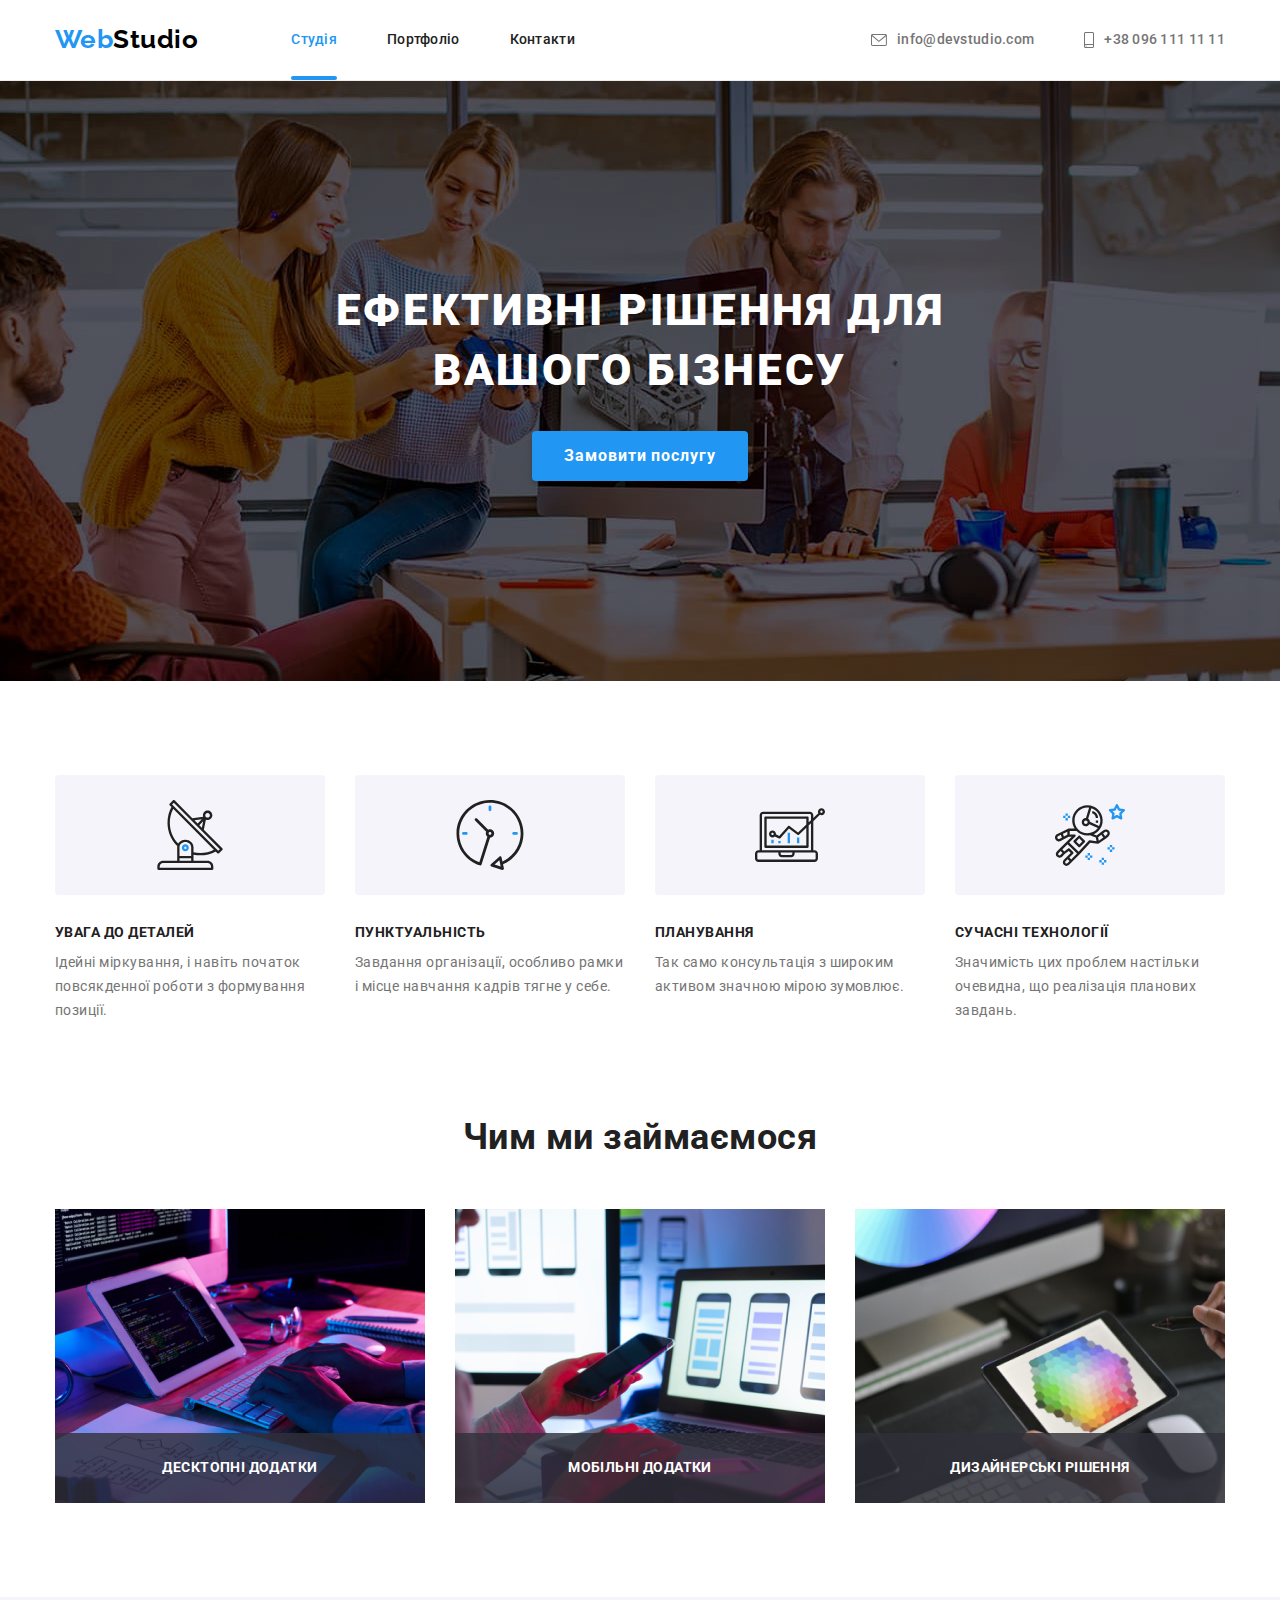
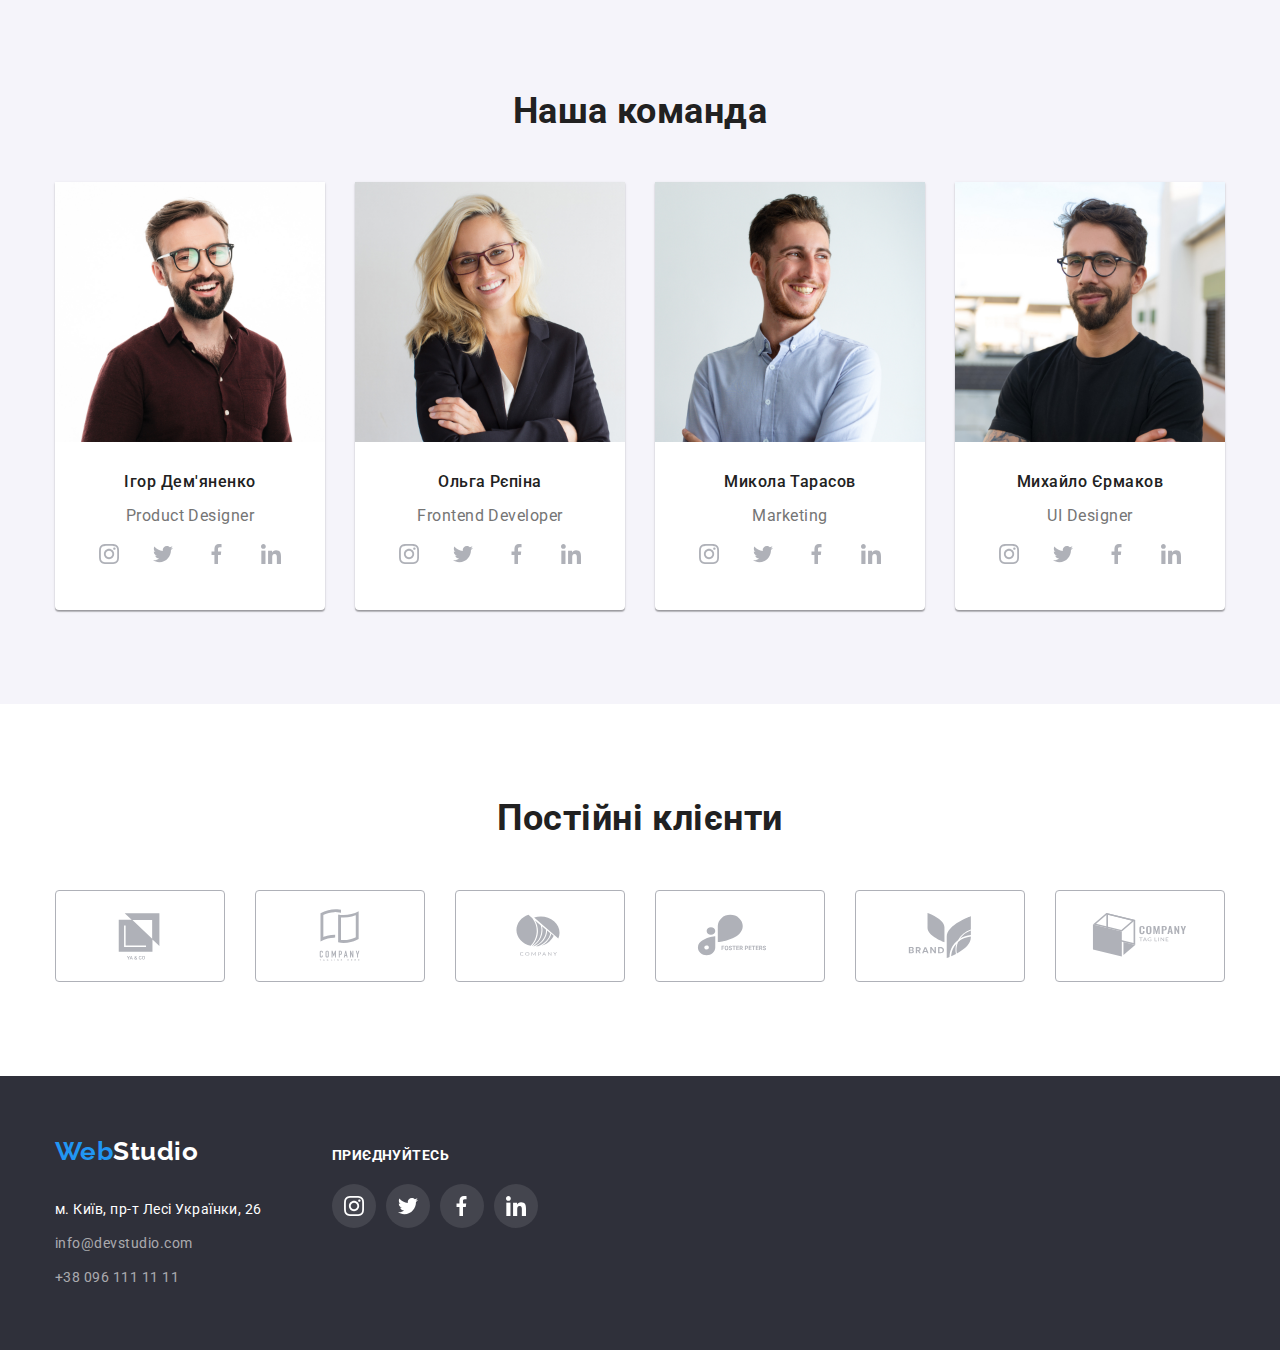
<file: index.html>
<!DOCTYPE html>
<html lang="uk">
  <head>
    <meta charset="UTF-8" />
    <meta http-equiv="X-UA-Compatible" content="IE=edge" />
    <meta name="viewport" content="width=device-width, initial-scale=1.0" />
    <title>WebStudio</title>
    <link
      href="https://fonts.googleapis.com/css2?family=Raleway:wght@700&family=Roboto:wght@400;500;700;900&display=swap"
      rel="stylesheet"
    />
    <link
      rel="stylesheet"
      href="https://cdnjs.cloudflare.com/ajax/libs/modern-normalize/1.1.0/modern-normalize.min.css"
    />
    <link rel="stylesheet" href="./css/styles.css" />
  </head>
  <body>
    <!--Шапка сайту-->

    <header class="page-header">
      <div class="container main-nav">
        <a href="./index.html" class="logo"><span>Web</span>Studio</a>
        <nav>
          <ul class="site-nav">
            <li class="item">
              <a href="" class="nav-link current">Студія</a>
            </li>
            <li class="item">
              <a href="./portfolio.html" class="nav-link">Портфоліо</a>
            </li>
            <li class="item">
              <a href="" class="nav-link">Контакти</a>
            </li>
          </ul>
        </nav>

        <ul class="auth-nav">
          <li class="item">
            <a class="link" href="info@devstudio.com">
              <svg class="auth-icon" width="16" height="12">
                <use href="./images/symbol-defs.svg#icon-envelope"></use>
              </svg>
              info@devstudio.com
            </a>
          </li>
          <li class="item">
            <a class="link" href="tel:+380961111111">
              <svg class="auth-icon" width="10" height="16">
                <use href="./images/symbol-defs.svg#icon-smartphone"></use>
              </svg>
              +38 096 111 11 11
            </a>
          </li>
        </ul>
      </div>
    </header>

    <!--основний контент-->
    <main>
      <!--основний заголовок-->
      <section class="hero">
        <div class="container">
          <h1 class="hero-title">Ефективні рішення для вашого бізнесу</h1>
          <button data-modal-open type="button" class="main button">Замовити послугу</button>
        </div>
      </section>

      <!--Основні переваги-->
      <section class="section benefits">
        <div class="container">
          <h2 class="visually-hidden">Наші основні переваги</h2>

          <ul class="features">
            <li class="item-features">
              <div class="container-icon">
                <svg class="icon-features" width="70" height="70">
                  <use href="./images/symbol-defs.svg#icon-antenna"></use>
                </svg>
              </div>
              <h3 class="title">УВАГА ДО ДЕТАЛЕЙ</h3>
              <p class="text">
                Ідейні міркування, і навіть початок повсякденної роботи з формування позиції.
              </p>
            </li>
            <li class="item-features">
              <div class="container-icon">
                <svg class="icon-features" width="70" height="70">
                  <use href="./images/symbol-defs.svg#icon-clock"></use>
                </svg>
              </div>
              <h3 class="title">ПУНКТУАЛЬНІСТЬ</h3>
              <p class="text">
                Завдання організації, особливо рамки і місце навчання кадрів тягне у себе.
              </p>
            </li>
            <li class="item-features">
              <div class="container-icon">
                <svg class="icon-features" width="70" height="70">
                  <use href="./images/symbol-defs.svg#icon-diagram"></use>
                </svg>
              </div>
              <h3 class="title">ПЛАНУВАННЯ</h3>
              <p class="text">Так само консультація з широким активом значною мірою зумовлює.</p>
            </li>
            <li class="item-features">
              <div class="container-icon">
                <svg class="icon-features" width="70" height="70">
                  <use href="./images/symbol-defs.svg#icon-astronaut"></use>
                </svg>
              </div>
              <h3 class="title">СУЧАСНІ ТЕХНОЛОГІЇ</h3>
              <p class="text">
                Значимість цих проблем настільки очевидна, що реалізація планових завдань.
              </p>
            </li>
          </ul>
        </div>
      </section>

      <!--чим займається компанія-->
      <section class="section">
        <div class="container">
          <h2 class="section-title">Чим ми займаємося</h2>
          <ul class="about">
            <li class="item-descr">
              <div class="descr-thumb">
                <img src="./images/img.jpg" alt="Людина друкує текст" width="370" />
                <div class="description-item">
                  <p class="text-descr">Десктопні додатки</p>
                </div>
              </div>
            </li>
            <li class="item-descr">
              <div class="descr-thumb">
                <img src="./images/box-2.jpg" alt="Людина з телефоном в руках" width="370" />
                <div class="description-item">
                  <p class="text-descr">Мобільні додатки</p>
                </div>
              </div>
            </li>
            <li class="item-descr">
              <div class="descr-thumb">
                <img src="./images/img-2.jpg" alt="Людина з планшетом в руках" width="370" />
                <div class="description-item">
                  <p class="text-descr">Дизайнерські рішення</p>
                </div>
              </div>
            </li>
          </ul>
        </div>
      </section>

      <!--члени команди-->
      <section class="section members">
        <div class="container">
          <h2 class="section-title">Наша команда</h2>
          <ul class="team">
            <li class="item-people">
              <img src="./images/img-3.jpg" alt="Людина в окулярах" width="270" />
              <h3 class="team-title">Ігор Дем'яненко</h3>
              <p class="proff">Product Designer</p>
              <ul class="socials-list">
                <li class="socials-item">
                  <a
                    class="socials-link list"
                    href="https://instagram.com"
                    target="_blank"
                    rel="noopener noreferrer"
                    aria-label="Instagram"
                  >
                    <svg class="socials-icon" width="20" height="20">
                      <use href="./images/symbol-defs.svg#icon-instagram"></use>
                    </svg>
                  </a>
                </li>
                <li>
                  <a
                    class="socials-link list"
                    href="https://twitter.com"
                    target="_blank"
                    rel="noopener noreferrer"
                    aria-label="Twitter"
                  >
                    <svg class="socials-icon" width="20" height="20">
                      <use href="./images/symbol-defs.svg#icon-twitter"></use>
                    </svg>
                  </a>
                </li>
                <li>
                  <a
                    class="socials-link list"
                    href="https://www.facebook.com"
                    target="_blank"
                    rel="noopener noreferrer"
                    aria-label="Facebook"
                  >
                    <svg class="socials-icon" width="20" height="20">
                      <use href="./images/symbol-defs.svg#icon-Vector"></use>
                    </svg>
                  </a>
                </li>
                <li>
                  <a
                    class="socials-link list"
                    href="https://www.linkedin.com"
                    target="_blank"
                    rel="noopener noreferrer"
                    aria-label="Facebook"
                  >
                    <svg class="socials-icon" width="20" height="20">
                      <use href="./images/symbol-defs.svg#icon-linkedin"></use>
                    </svg>
                  </a>
                </li>
              </ul>
            </li>

            <li class="item-people">
              <img src="./images/img-4.jpg" alt="Жінка в окулярах" width="270" />
              <h3 class="team-title">Ольга Рєпіна</h3>
              <p class="proff">Frontend Developer</p>
              <ul class="socials-list">
                <li class="socials-item">
                  <a
                    class="socials-link list"
                    href="https://instagram.com"
                    target="_blank"
                    rel="noopener noreferrer"
                    aria-label="Instagram"
                  >
                    <svg class="socials-icon" width="20" height="20">
                      <use href="./images/symbol-defs.svg#icon-instagram"></use>
                    </svg>
                  </a>
                </li>
                <li>
                  <a
                    class="socials-link list"
                    href="https://twitter.com"
                    target="_blank"
                    rel="noopener noreferrer"
                    aria-label="Twitter"
                  >
                    <svg class="socials-icon" width="20" height="20">
                      <use href="./images/symbol-defs.svg#icon-twitter"></use>
                    </svg>
                  </a>
                </li>
                <li>
                  <a
                    class="socials-link list"
                    href="https://www.facebook.com"
                    target="_blank"
                    rel="noopener noreferrer"
                    aria-label="Facebook"
                  >
                    <svg class="socials-icon" width="20" height="20">
                      <use href="./images/symbol-defs.svg#icon-Vector"></use>
                    </svg>
                  </a>
                </li>
                <li>
                  <a
                    class="socials-link list"
                    href="https://www.linkedin.com"
                    target="_blank"
                    rel="noopener noreferrer"
                    aria-label="Facebook"
                  >
                    <svg class="socials-icon" width="20" height="20">
                      <use href="./images/symbol-defs.svg#icon-linkedin"></use>
                    </svg>
                  </a>
                </li>
              </ul>
            </li>
            <li class="item-people">
              <img src="./images/img-5.jpg" alt="чоловік в синій сорочці" width="270" />
              <h3 class="team-title">Микола Тарасов</h3>
              <p class="proff">Marketing</p>
              <ul class="socials-list">
                <li>
                  <a
                    class="socials-link list"
                    href="https://instagram.com"
                    target="_blank"
                    rel="noopener noreferrer"
                    aria-label="Instagram"
                  >
                    <svg class="socials-icon" width="20" height="20">
                      <use href="./images/symbol-defs.svg#icon-instagram"></use>
                    </svg>
                  </a>
                </li>
                <li>
                  <a
                    class="socials-link list"
                    href="https://twitter.com"
                    target="_blank"
                    rel="noopener noreferrer"
                    aria-label="Twitter"
                  >
                    <svg class="socials-icon" width="20" height="20">
                      <use href="./images/symbol-defs.svg#icon-twitter"></use>
                    </svg>
                  </a>
                </li>
                <li>
                  <a
                    class="socials-link list"
                    href="https://www.facebook.com"
                    target="_blank"
                    rel="noopener noreferrer"
                    aria-label="Facebook"
                  >
                    <svg class="socials-icon" width="20" height="20">
                      <use href="./images/symbol-defs.svg#icon-Vector"></use>
                    </svg>
                  </a>
                </li>
                <li>
                  <a
                    class="socials-link list"
                    href="https://www.linkedin.com"
                    target="_blank"
                    rel="noopener noreferrer"
                    aria-label="Facebook"
                  >
                    <svg class="socials-icon" width="20" height="20">
                      <use href="./images/symbol-defs.svg#icon-linkedin"></use>
                    </svg>
                  </a>
                </li>
              </ul>
            </li>
            <li class="item-people">
              <img src="./images/img-6.jpg" alt="чоловік в чорній футболці" width="270" />
              <h3 class="team-title">Михайло Єрмаков</h3>
              <p class="proff">UI Designer</p>
              <ul class="socials-list">
                <li class="socials-item">
                  <a
                    class="socials-link list"
                    href="https://instagram.com"
                    target="_blank"
                    rel="noopener noreferrer"
                    aria-label="Instagram"
                  >
                    <svg class="socials-icon" width="20" height="20">
                      <use href="./images/symbol-defs.svg#icon-instagram"></use>
                    </svg>
                  </a>
                </li>
                <li>
                  <a
                    class="socials-link list"
                    href="https://twitter.com"
                    target="_blank"
                    rel="noopener noreferrer"
                    aria-label="Twitter"
                  >
                    <svg class="socials-icon" width="20" height="20">
                      <use href="./images/symbol-defs.svg#icon-twitter"></use>
                    </svg>
                  </a>
                </li>
                <li>
                  <a
                    class="socials-link list"
                    href="https://www.facebook.com"
                    target="_blank"
                    rel="noopener noreferrer"
                    aria-label="Facebook"
                  >
                    <svg class="socials-icon" width="20" height="20">
                      <use href="./images/symbol-defs.svg#icon-Vector"></use>
                    </svg>
                  </a>
                </li>
                <li>
                  <a
                    class="socials-link list"
                    href="https://www.linkedin.com"
                    target="_blank"
                    rel="noopener noreferrer"
                    aria-label="Facebook"
                  >
                    <svg class="socials-icon" width="20" height="20">
                      <use href="./images/symbol-defs.svg#icon-linkedin"></use>
                    </svg>
                  </a>
                </li>
              </ul>
            </li>
          </ul>
        </div>
      </section>

      <!-- Постійні клієнти -->
      <section class="section customers">
        <div class="container">
          <h2 class="section-title">Постійні клієнти</h2>
          <ul class="regular-customers">
            <li>
              <a class="regular-icon" href="">
                <svg class="customers-icon" width="106" height="60">
                  <use href="./images/symbol-defs.svg#icon-Logo"></use>
                </svg>
              </a>
            </li>
            <li>
              <a class="regular-icon" href="">
                <svg class="customers-icon" width="106" height="60">
                  <use href="./images/symbol-defs.svg#icon-Logo-2"></use>
                </svg>
              </a>
            </li>
            <li>
              <a class="regular-icon" href="">
                <svg class="customers-icon" width="106" height="60">
                  <use href="./images/symbol-defs.svg#icon-Logo-3"></use>
                </svg>
              </a>
            </li>
            <li>
              <a class="regular-icon" href="">
                <svg class="customers-icon" width="106" height="60">
                  <use href="./images/symbol-defs.svg#icon-Logo-4"></use>
                </svg>
              </a>
            </li>
            <li>
              <a class="regular-icon" href="">
                <svg class="customers-icon" width="106" height="60">
                  <use href="./images/symbol-defs.svg#icon-Logo-5"></use>
                </svg>
              </a>
            </li>
            <li>
              <a class="regular-icon" href="">
                <svg class="customers-icon" width="106" height="60">
                  <use href="./images/symbol-defs.svg#icon-Logo-6"></use>
                </svg>
              </a>
            </li>
          </ul>
        </div>
      </section>
    </main>

    <!--Футер-->
    <footer>
      <div class="container footer-wrapper">
        <div>
          <a href="./index.html" class="logo"
            ><span class="right-accent">Web</span><span class="left-accent">Studio</span></a
          >
          <address>
            <ul class="navigation">
              <li>
                <a
                  class="nav-map"
                  href="https://www.google.com/maps/place/бульвар+Лесі+Українки,+26,+Київ,+02000/@50.4263585,30.5368194,17z/data=!4m5!3m4!1s0x40d4cf0e033ecbe9:0x57a4dffefec77da0!8m2!3d50.4265807!4d30.5383858?hl=uk"
                  target="_blank"
                  rel="noopener noreferrer"
                  >м. Київ, пр-т Лесі Українки, 26</a
                >
              </li>
              <li>
                <a class="nav-auth" href="info@devstudio.com">info@devstudio.com</a>
              </li>
              <li>
                <a class="nav-auth" href="+380961111111">+38 096 111 11 11</a>
              </li>
            </ul>
          </address>
        </div>

        <div class="container-join">
          <p class="text-join">Приєднуйтесь</p>
          <ul class="join-list">
            <li>
              <a
                class="join-link list"
                href="https://instagram.com"
                target="_blank"
                rel="noopener noreferrer"
                aria-label="Instagram"
              >
                <svg class="join-icon" width="20" height="20">
                  <use href="./images/symbol-defs.svg#icon-instagram"></use>
                </svg>
              </a>
            </li>
            <li>
              <a
                class="join-link list"
                href="https://twitter.com"
                target="_blank"
                rel="noopener noreferrer"
                aria-label="Twitter"
              >
                <svg class="join-icon" width="20" height="20">
                  <use href="./images/symbol-defs.svg#icon-twitter"></use>
                </svg>
              </a>
            </li>
            <li>
              <a
                class="join-link list"
                href="https://www.facebook.com"
                target="_blank"
                rel="noopener noreferrer"
                aria-label="Facebook"
              >
                <svg class="join-icon" width="20" height="20">
                  <use href="./images/symbol-defs.svg#icon-Vector"></use>
                </svg>
              </a>
            </li>
            <li>
              <a
                class="join-link list"
                href="https://www.linkedin.com"
                target="_blank"
                rel="noopener noreferrer"
                aria-label="Facebook"
              >
                <svg class="join-icon" width="20" height="20">
                  <use href="./images/symbol-defs.svg#icon-linkedin"></use>
                </svg>
              </a>
            </li>
          </ul>
        </div>
      </div>
    </footer>

    <div class="backdrop is-hidden" data-modal>
      <div class="modal">
        <button class="close-btn" data-modal-close type="button">
          <svg width="30" height="30">
            <use href="./images/symbol-defs.svg#icon-close"></use>
          </svg>
        </button>
      </div>
    </div>

    <script src="./js/modal.js"></script>
  </body>
</html>
</file>
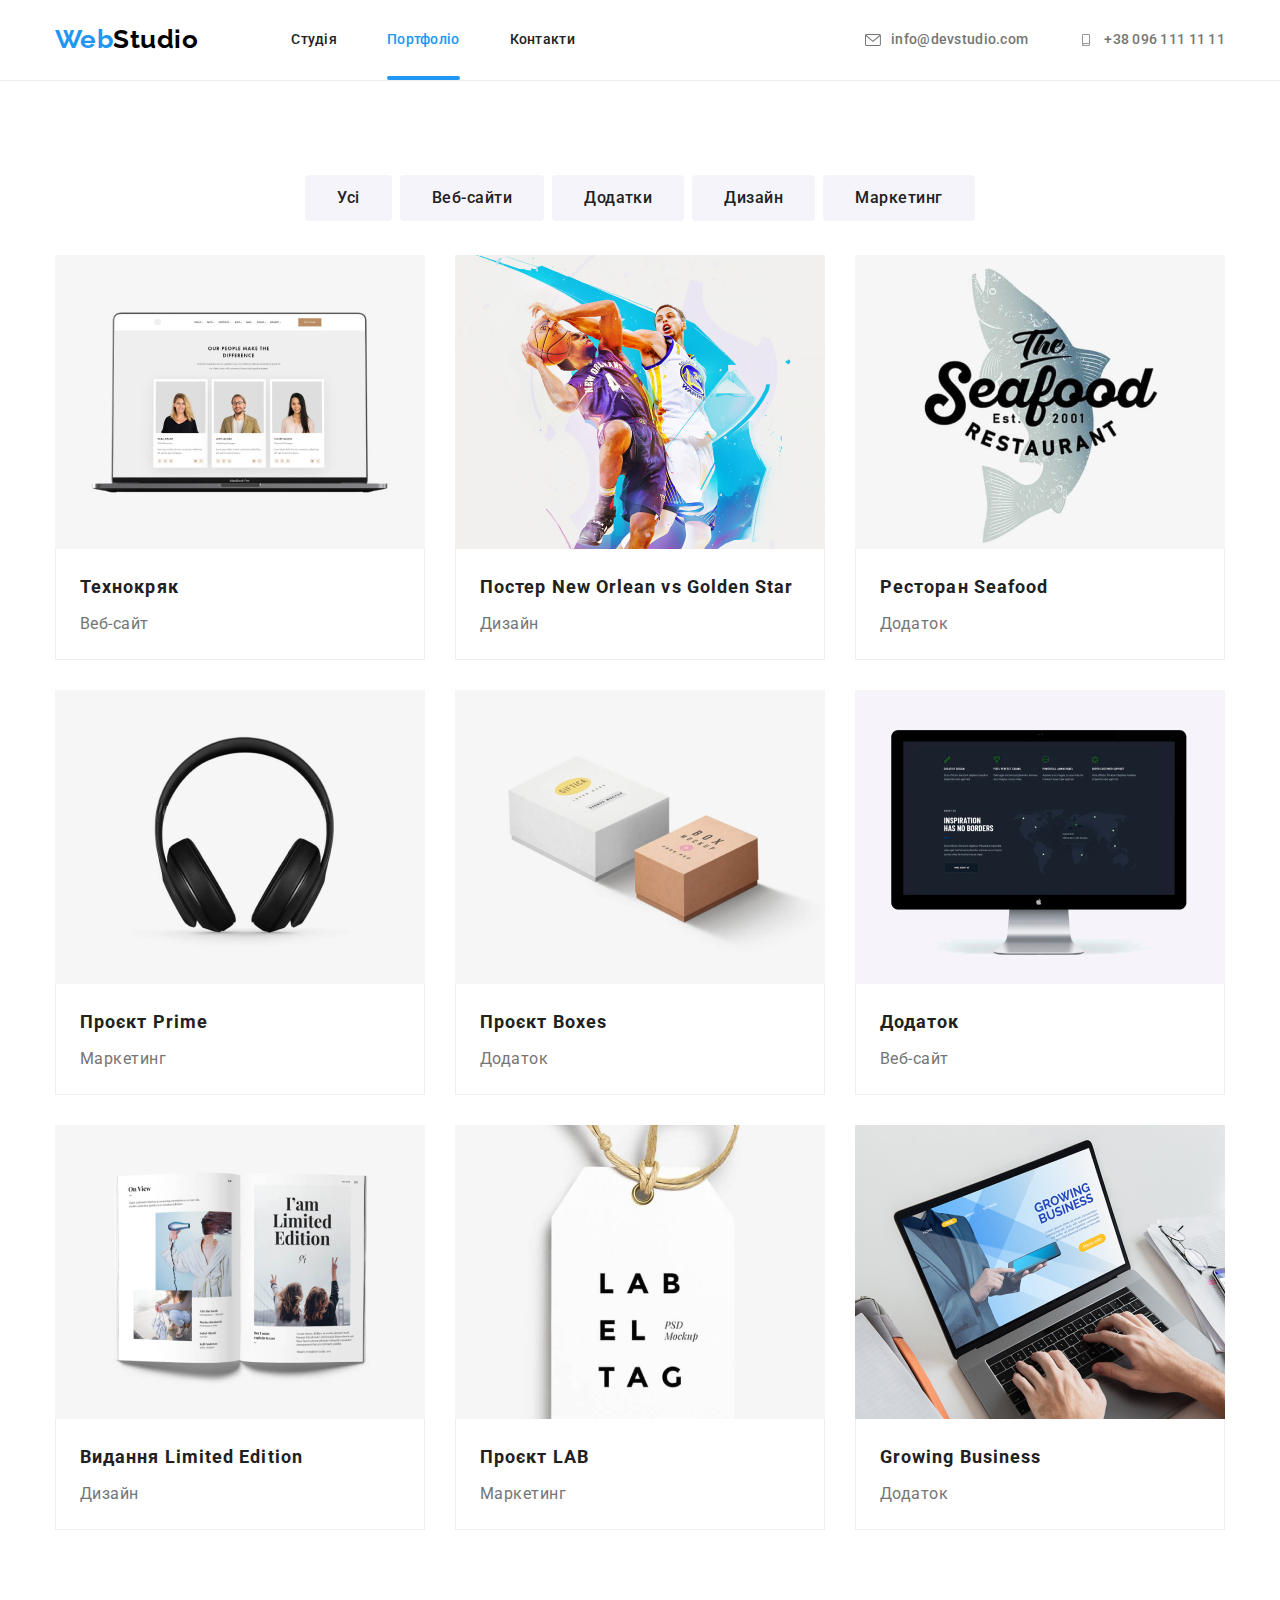
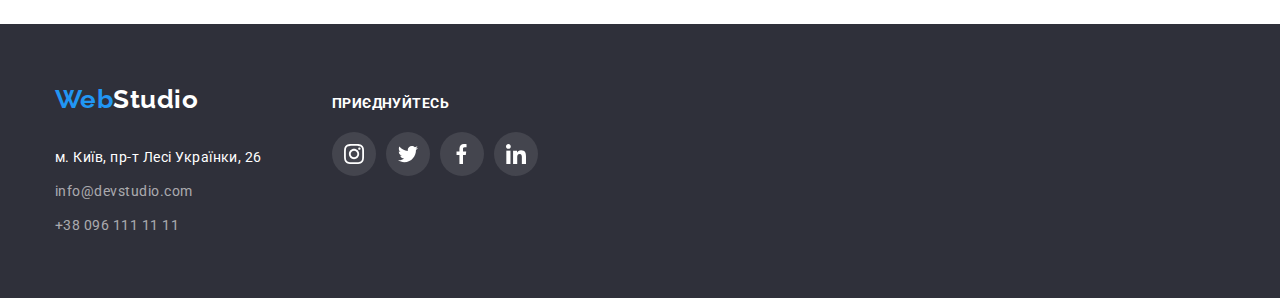
<file: portfolio.html>
<!DOCTYPE html>
<html lang="en">
  <head>
    <meta charset="UTF-8" />
    <meta http-equiv="X-UA-Compatible" content="IE=edge" />
    <meta name="viewport" content="width=device-width, initial-scale=1.0" />
    <title>WebStudio</title>
    <link
      href="https://fonts.googleapis.com/css2?family=Raleway:wght@700&family=Roboto:wght@400;500;700;900&display=swap"
      rel="stylesheet"
    />
    <link
      rel="stylesheet"
      href="https://cdnjs.cloudflare.com/ajax/libs/modern-normalize/1.1.0/modern-normalize.min.css"
    />
    <link rel="stylesheet" href="./css/styles.css" />
  </head>
  <body>
    <!-- шапка сайту -->
    <header class="page-header">
      <div class="container main-nav">
        <a href="./index.html" class="logo"><span>Web</span>Studio</a>
        <nav>
          <ul class="site-nav">
            <li class="item">
              <a href="./index.html" class="nav-link">Студія</a>
            </li>
            <li class="item">
              <a href="./portfolio.html" class="nav-link current">Портфоліо</a>
            </li>
            <li class="item">
              <a href="" class="nav-link">Контакти</a>
            </li>
          </ul>
        </nav>

        <ul class="auth-nav">
          <li class="item">
            <a class="link" href="info@devstudio.com">
              <svg class="auth-icon" width="16" height="12">
                <use href="./images/symbol-defs.svg#icon-envelope"></use>
              </svg>
              info@devstudio.com
            </a>
          </li>
          <li class="item">
            <a class="link" href="tel:+380961111111">
              <svg class="auth-icon" width="16" height="12">
                <use href="./images/symbol-defs.svg#icon-smartphone"></use>
              </svg>
              +38 096 111 11 11
            </a>
          </li>
        </ul>
      </div>
    </header>

    <!--основний контент-->
    <main>
      <!-- Наші проекти -->
      <section class="project">
        <div class="container">
          <h1 class="visually-hidden">Наші проекти</h1>
          <ul class="button-group">
            <li class="item"><button type=" button" class="primery button">Усі</button></li>
            <li class="item"><button type=" button" class="primery button">Веб-сайти</button></li>
            <li class="item"><button type=" button" class="primery button">Додатки</button></li>
            <li class="item"><button type=" button" class="primery button">Дизайн</button></li>
            <li class="item"><button type=" button" class="primery button">Маркетинг</button></li>
          </ul>
          <ul class="portfolio">
            <li class="element">
              <a class="link-image" href="">
                <div class="portfolio-thumb">
                  <img src="./images/people.jpg" alt="Ноубук з представниками" width="370" />
                  <p class="text-port">
                    Ресурс пропонує комплексні пропозиції з різним рівнем функціоналу та сервісів.
                    Все це дозволить відвідувачу отримати вичерпні відомості про компанію чи
                    приватну особу.
                  </p>
                </div>
                <div class="line">
                  <h2 class="examples">Технокряк</h2>
                  <p class="type">Веб-сайт</p>
                </div>
              </a>
            </li>
            <li class="element">
              <a class="link-image" href="">
                <div class="portfolio-thumb">
                  <img src="./images/basketball.jpg" alt="Гравці баскетболу" width="370" />
                  <div class="portfolio-descr">
                    <p class="text-port">
                      Ресурс пропонує комплексні пропозиції з різним рівнем функціоналу та сервісів.
                      Все це дозволить відвідувачу отримати вичерпні відомості про компанію чи
                      приватну особу.
                    </p>
                  </div>
                </div>

                <div class="line">
                  <h2 class="examples">Постер New Orlean vs Golden Star</h2>
                  <p class="type">Дизайн</p>
                </div>
              </a>
            </li>
            <li class="element">
              <a class="link-image" href="">
                <div class="portfolio-thumb">
                  <img src="./images/seafood.jpg" alt="логотип ресторану" width="370" />
                  <div class="portfolio-descr">
                    <p class="text-port">
                      Ресурс пропонує комплексні пропозиції з різним рівнем функціоналу та сервісів.
                      Все це дозволить відвідувачу отримати вичерпні відомості про компанію чи
                      приватну особу.
                    </p>
                  </div>
                </div>
                <div class="line">
                  <h2 class="examples">Ресторан Seafood</h2>
                  <p class="type">Додаток</p>
                </div>
              </a>
            </li>
            <li class="element">
              <a class="link-image" href="">
                <div class="portfolio-thumb">
                  <img src="./images/pods.jpg" alt="Навушники" width="370" />
                  <div class="portfolio-descr">
                    <p class="text-port">
                      Ресурс пропонує комплексні пропозиції з різним рівнем функціоналу та сервісів.
                      Все це дозволить відвідувачу отримати вичерпні відомості про компанію чи
                      приватну особу.
                    </p>
                  </div>
                </div>
                <div class="line">
                  <h2 class="examples">Проєкт Prime</h2>
                  <p class="type">Маркетинг</p>
                </div>
              </a>
            </li>
            <li class="element">
              <a class="link-image" href="">
                <div class="portfolio-thumb">
                  <img src="./images/boxe.jpg" alt="дві коробки різного кольоро" width="370" />
                  <div class="portfolio-descr">
                    <p class="text-port">
                      Ресурс пропонує комплексні пропозиції з різним рівнем функціоналу та сервісів.
                      Все це дозволить відвідувачу отримати вичерпні відомості про компанію чи
                      приватну особу.
                    </p>
                  </div>
                </div>
                <div class="line">
                  <h2 class="examples">Проєкт Boxes</h2>
                  <p class="type">Додаток</p>
                </div>
              </a>
            </li>
            <li class="element">
              <a class="link-image" href="">
                <div class="portfolio-thumb">
                  <img src="./images/monitor.jpg" alt="Монітор" width="370" />
                  <div class="portfolio-descr">
                    <p class="text-port">
                      Ресурс пропонує комплексні пропозиції з різним рівнем функціоналу та сервісів.
                      Все це дозволить відвідувачу отримати вичерпні відомості про компанію чи
                      приватну особу.
                    </p>
                  </div>
                </div>
                <div class="line">
                  <h2 class="examples">Додаток</h2>
                  <p class="type">Веб-сайт</p>
                </div>
              </a>
            </li>
            <li class="element">
              <a class="link-image" href="">
                <div class="portfolio-thumb">
                  <img src="./images/magazine.jpg" alt="Журнал" width="370" />
                  <div class="portfolio-descr">
                    <p class="text-port">
                      Ресурс пропонує комплексні пропозиції з різним рівнем функціоналу та сервісів.
                      Все це дозволить відвідувачу отримати вичерпні відомості про компанію чи
                      приватну особу.
                    </p>
                  </div>
                </div>
                <div class="line">
                  <h2 class="examples">Видання Limited Edition</h2>
                  <p class="type">Дизайн</p>
                </div>
              </a>
            </li>
            <li class="element">
              <a class="link-image" href="">
                <div class="portfolio-thumb">
                  <img src="./images/sticker.jpg" alt="Етикетка" width="370" />
                  <div class="portfolio-descr">
                    <p class="text-port">
                      Ресурс пропонує комплексні пропозиції з різним рівнем функціоналу та сервісів.
                      Все це дозволить відвідувачу отримати вичерпні відомості про компанію чи
                      приватну особу.
                    </p>
                  </div>
                </div>
                <div class="line">
                  <h2 class="examples">Проєкт LAB</h2>
                  <p class="type">Маркетинг</p>
                </div>
              </a>
            </li>
            <li class="element">
              <a class="link-image" href="">
                <div class="portfolio-thumb">
                  <img src="./images/note.jpg" alt="Людина друкує по клавіатурі" width="370" />
                  <div class="portfolio-descr">
                    <p class="text-port">
                      Ресурс пропонує комплексні пропозиції з різним рівнем функціоналу та сервісів.
                      Все це дозволить відвідувачу отримати вичерпні відомості про компанію чи
                      приватну особу.
                    </p>
                  </div>
                </div>
                <div class="line">
                  <h2 class="examples">Growing Business</h2>
                  <p class="type">Додаток</p>
                </div>
              </a>
            </li>
          </ul>
        </div>
      </section>
    </main>

    <!--Футер-->
    <footer>
      <div class="container footer-wrapper">
        <div>
          <a href="./index.html" class="logo"
            ><span class="right-accent">Web</span><span class="left-accent">Studio</span></a
          >
          <address>
            <ul class="navigation">
              <li>
                <a
                  class="nav-map"
                  href="https://www.google.com/maps/place/бульвар+Лесі+Українки,+26,+Київ,+02000/@50.4263585,30.5368194,17z/data=!4m5!3m4!1s0x40d4cf0e033ecbe9:0x57a4dffefec77da0!8m2!3d50.4265807!4d30.5383858?hl=uk"
                  target="_blank"
                  rel="noopener noreferrer"
                  >м. Київ, пр-т Лесі Українки, 26</a
                >
              </li>
              <li>
                <a class="nav-auth" href="info@devstudio.com">info@devstudio.com</a>
              </li>
              <li>
                <a class="nav-auth" href="+380961111111">+38 096 111 11 11</a>
              </li>
            </ul>
          </address>
        </div>

        <div class="container-join">
          <p class="text-join">Приєднуйтесь</p>
          <ul class="join-list">
            <li>
              <a
                class="join-link list"
                href="https://instagram.com"
                target="_blank"
                rel="noopener noreferrer"
                aria-label="Instagram"
              >
                <svg class="join-icon" width="20" height="20">
                  <use href="./images/symbol-defs.svg#icon-instagram"></use>
                </svg>
              </a>
            </li>
            <li>
              <a
                class="join-link list"
                href="https://twitter.com"
                target="_blank"
                rel="noopener noreferrer"
                aria-label="Twitter"
              >
                <svg class="join-icon" width="20" height="20">
                  <use href="./images/symbol-defs.svg#icon-twitter"></use>
                </svg>
              </a>
            </li>
            <li>
              <a
                class="join-link list"
                href="https://www.facebook.com"
                target="_blank"
                rel="noopener noreferrer"
                aria-label="Facebook"
              >
                <svg class="join-icon" width="20" height="20">
                  <use href="./images/symbol-defs.svg#icon-Vector"></use>
                </svg>
              </a>
            </li>
            <li>
              <a
                class="join-link list"
                href="https://www.linkedin.com"
                target="_blank"
                rel="noopener noreferrer"
                aria-label="Facebook"
              >
                <svg class="join-icon" width="20" height="20">
                  <use href="./images/symbol-defs.svg#icon-linkedin"></use>
                </svg>
              </a>
            </li>
          </ul>
        </div>
      </div>
    </footer>
  </body>
</html>
</file>
<file: css/styles.css>
:root {
  --primery-text-color: #757575;
  --title-text-color: #212121;
  --accent-color: #2196f3;
  --primery-bg-color: #ffffff;
  --main-text-color: #ffffff;
}
body {
  background-color: var(--primery-bg-color);
  color: var(--primery-text-color);
  font-family: Roboto, sans-serif;
  letter-spacing: 0.03em;
}

h1,
h2,
h3,
h4,
h5,
h6,
p {
  margin: 0;
}

img {
  display: block;
}

ul {
  list-style: none;
  padding: 0;
  margin: 0;
}

/* logo */
.logo {
  color: #000000;
  font-family: Raleway;
  font-weight: 700;
  font-size: 26px;
  line-height: 1.2;
  text-decoration: none;
}

span {
  color: #2196f3;
}

.container {
  width: 1200px;
  margin-left: auto;
  margin-right: auto;
  padding-left: 15px;
  padding-right: 15px;
}

.page-header {
  border-bottom: 1px solid #ececec;
}

.main-nav {
  display: flex;
  align-items: center;
}

/* site nav */
.site-nav {
  display: flex;
  margin-left: 93px;
}

.site-nav .item + .item {
  margin-left: 50px;
}

/* .site-nav .item:not(:last-child) {
  margin-right: 50px;
} */

.site-nav .nav-link {
  display: block;

  position: relative;

  padding-top: 32px;
  padding-bottom: 32px;

  color: var(--title-text-color);
  font-weight: 500;
  font-size: 14px;
  line-height: 1.14;
  letter-spacing: 0.02em;
  text-decoration: none;

  transition: color 250ms cubic-bezier(0.4, 0, 0.2, 1);
}

.site-nav .nav-link:hover,
.site-nav .nav-link:focus {
  color: var(--accent-color);
}

.site-nav .nav-link.current {
  color: var(--accent-color);
}

.nav-link.current::after {
  content: '';
  position: absolute;
  bottom: 0;
  left: 0;

  display: block;
  width: 100%;
  height: 4px;
  border-radius: 2px;

  background: var(--accent-color);
}

/* auth-nav */
.auth-nav {
  display: flex;
  margin-left: auto;
}

.auth-nav .item + .item {
  margin-left: 50px;
}

.auth-nav .link {
  display: flex;

  padding-top: 32px;
  padding-bottom: 32px;

  color: var(--primery-text-color);

  font-weight: 500;
  font-size: 14px;
  line-height: 1.14;
  letter-spacing: 0.02em;
  text-decoration: none;
  align-items: center;

  transition: color 250ms cubic-bezier(0.4, 0, 0.2, 1);
}

.auth-icon {
  fill: currentColor;
  cursor: pointer;
  margin-right: 10px;
}

.auth-nav .link:hover,
.auth-nav .link:focus {
  color: var(--accent-color);
}

/* hero */
.hero-title {
  margin-bottom: 30px;
  margin-left: auto;
  margin-right: auto;
  width: 696px;

  color: var(--main-text-color);
  min-width: 696px;
  font-weight: 900;
  font-size: 44px;
  line-height: 1.36;
  letter-spacing: 0.06em;
  text-transform: uppercase;
}

.hero {
  max-width: 1600px;
  margin-left: auto;
  margin-right: auto;
  padding-top: 200px;
  padding-bottom: 200px;

  background-image: linear-gradient(to right, rgba(0, 0, 0, 0.4), rgba(0, 0, 0, 0.4)),
    url(../images/bgfn.jpg);
  background-size: cover;
  background-position: center;
  background-repeat: no-repeat;

  background-color: #c4c4c4;
  text-align: center;
}

.section {
  padding-top: 94px;
  padding-bottom: 94px;
}

/* section */
.section-title {
  margin-top: 0;
  margin-bottom: 50px;

  color: var(--title-text-color);
  font-weight: 700;
  font-size: 36px;
  line-height: 1.16;
  text-align: center;
}

.visually-hidden {
  content: '';
  position: absolute;
  width: 1px;
  height: 1px;
  margin: -1px;
  border: 0;
  padding: 0;
  white-space: nowrap;
  clip-path: inset(100%);
  clip: rect(0 0 0 0);
  overflow: hidden;
}

/* features */
.benefits {
  padding-bottom: 0;
}

.features {
  display: flex;
}

.container-icon {
  display: flex;
  height: 120px;
  margin-top: 0;
  margin-bottom: 30px;

  background-color: #f5f4fa;
  border-radius: 4px;
  align-items: center;
  justify-content: center;
}

.features .item-features + .item-features {
  margin-left: 30px;
}

.features .item-features {
  width: 270px;
}
.features .title {
  margin-top: 0;
  margin-bottom: 10px;

  color: var(--title-text-color);
  font-weight: 700;
  font-size: 14px;
  line-height: 1.14;
}

.features .text {
  margin-top: 0;
  margin-bottom: 0;

  font-weight: 400;
  font-size: 14px;
  line-height: 1.71;
}

/* about */

.about {
  display: flex;
}

.about .item-descr + .item-descr {
  margin-left: 30px;
}

.text-descr {
  font-weight: 700;
  font-size: 14px;
  line-height: 1.14;

  letter-spacing: 0.03em;
  text-transform: uppercase;

  color: #ffffff;
}

.descr-thumb {
  position: relative;
}

.description-item {
  content: '';
  position: absolute;

  bottom: 0;
  right: 0;

  align-items: center;
  justify-content: center;

  display: flex;
  width: 100%;
  height: 70px;
  background: rgba(47, 48, 58, 0.8);
}

/* members */
.members {
  background-color: #f5f4fa;
  padding-top: 94px;
  padding-bottom: 94px;
}

/* team */

.team {
  display: flex;
}

.team .item-people + .item-people {
  margin-left: 30px;
}

.item-people {
  height: 428px;
  background-color: #fff;
  box-shadow: 0px 1px 3px rgba(0, 0, 0, 0.12), 0px 1px 1px rgba(0, 0, 0, 0.14),
    0px 2px 1px rgba(0, 0, 0, 0.2);
  border-radius: 0px 0px 4px 4px;
}

.team .team-title {
  margin-top: 30px;
  margin-bottom: 0;

  color: var(--title-text-color);
  font-weight: 500;
  font-size: 16px;
  line-height: 1.19;

  text-align: center;
}

.team .proff {
  margin-top: 10px;
  margin-bottom: 0;

  font-weight: 400;
  font-size: 16px;
  line-height: 1.9;

  text-align: center;
}

.socials-list {
  display: flex;
  justify-content: center;
  align-items: center;
  gap: 10px;
}

.socials-link {
  display: flex;
  align-items: center;
  justify-content: center;

  width: 44px;
  height: 44px;

  border-radius: 50%;
  background-color: #fff;

  transition: background 250ms cubic-bezier(0.4, 0, 0.2, 1);
}

.socials-icon {
  fill: #afb1b8;
  transition: fill 250ms cubic-bezier(0.4, 0, 0.2, 1);
}

.socials-link:hover,
.socials-link:focus {
  background-color: var(--accent-color);
}

.socials-link:hover .socials-icon,
.socials-link:focus .socials-icon {
  fill: #fff;
}

/* button */
.button {
  display: inline-block;
  padding: 10px 32px;
  min-width: 73px;

  text-align: center;
  border-radius: 4px;
  color: var(--main-text-color);
  cursor: pointer;
  border: none;
}

.main.button:hover,
.main.button:focus {
  color: #000000;
  background-color: #188ce8;
}

.main.button {
  background-color: var(--accent-color);

  font-family: inherit;
  font-weight: 700;
  font-size: 16px;
  line-height: 1.9;
  letter-spacing: 0.06em;
  box-shadow: 0px 4px 4px rgba(0, 0, 0, 0.15);
}

/* Постійні клієнти */

.regular-customers {
  display: flex;
  justify-content: center;
  align-items: center;
  gap: 30px;
}

.regular-icon {
  display: flex;
  align-items: center;
  justify-content: center;

  width: 170px;
  height: 92px;

  color: #afb1b8;

  border: 1px solid #afb1b8;
  border-radius: 4px;
  transition: color 250ms cubic-bezier(0.4, 0, 0.2, 1);
}

.regular-icon {
  fill: #afb1b8;
}

.regular-icon:hover,
.regular-icon:focus {
  color: var(--accent-color);
  border-color: var(--accent-color);
}

.customers-icon {
  fill: currentColor;
}

/* footer */

/* футер */
footer {
  background-color: #2f303a;

  padding-top: 60px;
  padding-bottom: 60px;

  font-weight: 400;
  font-size: 14px;
  line-height: 1.71;
}

.logo-footer {
  color: #ffffff;

  font-family: Raleway;
  font-weight: 700;
  font-size: 26px;
  line-height: 1.2;
  text-decoration: none;
}

.right-accent {
  color: #2196f3;
}

.left-accent {
  color: #ffffff;
}

.nav-map:hover,
.nav-map:focus {
  color: var(--accent-color);
}

.navigation .nav-map {
  display: inline-block;

  margin-top: 30px;
  margin-bottom: 0;

  font-style: normal;
  font-weight: 400;
  font-size: 14px;
  line-height: 1.71;

  color: #ffffff;
  text-decoration: none;

  transition: color 250ms cubic-bezier(0.4, 0, 0.2, 1);
}

.navigation .nav-auth {
  display: inline-block;

  margin-top: 10px;
  margin-bottom: 0;

  font-style: normal;
  font-weight: 400;
  font-size: 14px;
  line-height: 1.71;

  color: rgba(255, 255, 255, 0.6);
  text-decoration: none;

  transition: color 250ms cubic-bezier(0.4, 0, 0.2, 1);
}

.nav-map:hover,
.nav-map:focus {
  color: var(--accent-color);
}

.nav-auth:hover,
.nav-auth:focus {
  color: var(--accent-color);
}

/* приєднайся */

.footer-wrapper {
  display: flex;
  align-items: baseline;
}

.container-join {
  margin-left: 70px;
}

.text-join {
  font-style: normal;
  font-weight: 700;
  font-size: 14px;
  line-height: 1.14;
  letter-spacing: 0.03em;
  text-transform: uppercase;

  padding-bottom: 20px;

  color: #ffffff;
}

.join-link {
  display: flex;
  align-items: center;
  justify-content: center;

  width: 44px;
  height: 44px;

  border-radius: 50%;
  background: rgba(255, 255, 255, 0.1);

  transition: background 250ms cubic-bezier(0.4, 0, 0.2, 1);
}

.join-list {
  display: flex;
  gap: 10px;
}

.join-icon {
  fill: #fff;
}

.join-link:hover,
.join-link:focus {
  background-color: var(--accent-color);
}

/* стилі для portfolio */

.button-group {
  display: flex;
  padding-bottom: 34px;
  justify-content: center;
}

.button-group .item + .item {
  margin-left: 8px;
}

.primery.button {
  font-family: inherit;
  font-weight: 500;
  font-size: 16px;
  line-height: 1.62;

  letter-spacing: 0.03em;

  background-color: #f5f4fa;
  color: var(--title-text-color);

  transition: background 250ms cubic-bezier(0.4, 0, 0.2, 1),
    color 250ms cubic-bezier(0.4, 0, 0.2, 1);
}

.primery.button:hover,
.primery.button:focus {
  background-color: var(--accent-color);
  color: #ffffff;
  box-shadow: 0px 3px 1px rgba(0, 0, 0, 0.1), 0px 1px 2px rgba(0, 0, 0, 0.08),
    0px 2px 2px rgba(0, 0, 0, 0.12);
}

.project {
  padding-top: 94px;
}

.project .examples {
  margin-top: 0;

  color: var(--title-text-color);

  font-weight: 700;
  font-size: 18px;
  line-height: 2;

  letter-spacing: 0.06em;
}

.project .type {
  margin-top: 4px;
  margin-bottom: 0;

  font-weight: 400;
  font-size: 16px;
  line-height: 1.88;

  color: #757575;
}

.link-image {
  text-decoration: none;
}

.element:hover,
.element:focus {
  box-shadow: 0px 1px 1px rgba(0, 0, 0, 0.12), 0px 4px 4px rgba(0, 0, 0, 0.06),
    1px 4px 6px rgba(0, 0, 0, 0.16);
}

.portfolio {
  display: flex;
  flex-wrap: wrap;
  padding-bottom: 94px;
}

.element {
  width: 370px;

  margin-right: 30px;
  margin-bottom: 30px;
  justify-content: space-between;

  /* overflow: hidden; */
}

.element:nth-child(3n) {
  margin-right: 0;
}

.element:nth-last-child(-n + 3) {
  margin-bottom: 0;
}

.line {
  padding-top: 20px;
  padding-bottom: 20px;
  padding-right: 24px;
  padding-left: 24px;

  border: 1px solid #eeeeee;
  border-top: none;
}

.text-port {
  font-weight: 400;
  font-size: 18px;
  line-height: 1.56;

  letter-spacing: 0.03em;

  color: #ffffff;

  position: absolute;

  top: 0;

  padding: 63px 24px;

  align-items: center;
  justify-content: center;

  display: block;
  width: 370px;
  height: 294px;
  background: rgba(33, 150, 243, 0.9);

  transition: transform 250ms cubic-bezier(0.4, 0, 0.2, 1);
  transform: translateY(100%);
}

.portfolio-thumb {
  position: relative;
  overflow: hidden;
}

.link-image:hover .text-port {
  transform: translateY(0);
}

/* модалка */

.backdrop {
  position: fixed;
  top: 0;
  left: 0;
  width: 100%;
  height: 100%;
  background-color: rgba(0, 0, 0, 0.2);
  transition: opacity 250ms cubic-bezier(0.4, 0, 0.2, 1),
    visibility 250ms cubic-bezier(0.4, 0, 0.2, 1);
}

.backdrop.is-hidden {
  opacity: 0;
  pointer-events: none;
  visibility: hidden;
}

.modal {
  content: '';
  position: absolute;
  top: 50%;
  left: 50%;
  transform: translate(-50%, -50%);

  min-width: 528px;
  min-height: 581px;
  background: #ffffff;
  border-radius: 4px;
  box-shadow: 0px 1px 3px rgba(0, 0, 0, 0.12), 0px 1px 1px rgba(0, 0, 0, 0.14),
    0px 2px 1px rgba(0, 0, 0, 0.2);
}
.close-btn {
  content: '';
  position: absolute;
  top: 0;
  right: 0;

  width: 30px;
  height: 30px;
  padding: 0;

  margin-right: 8px;
  margin-top: 8px;

  display: flex;
  align-items: center;
  justify-content: center;

  border-radius: 50%;
  background: #ffffff;
  border: 1px solid rgba(0, 0, 0, 0.1);
}
</file>
